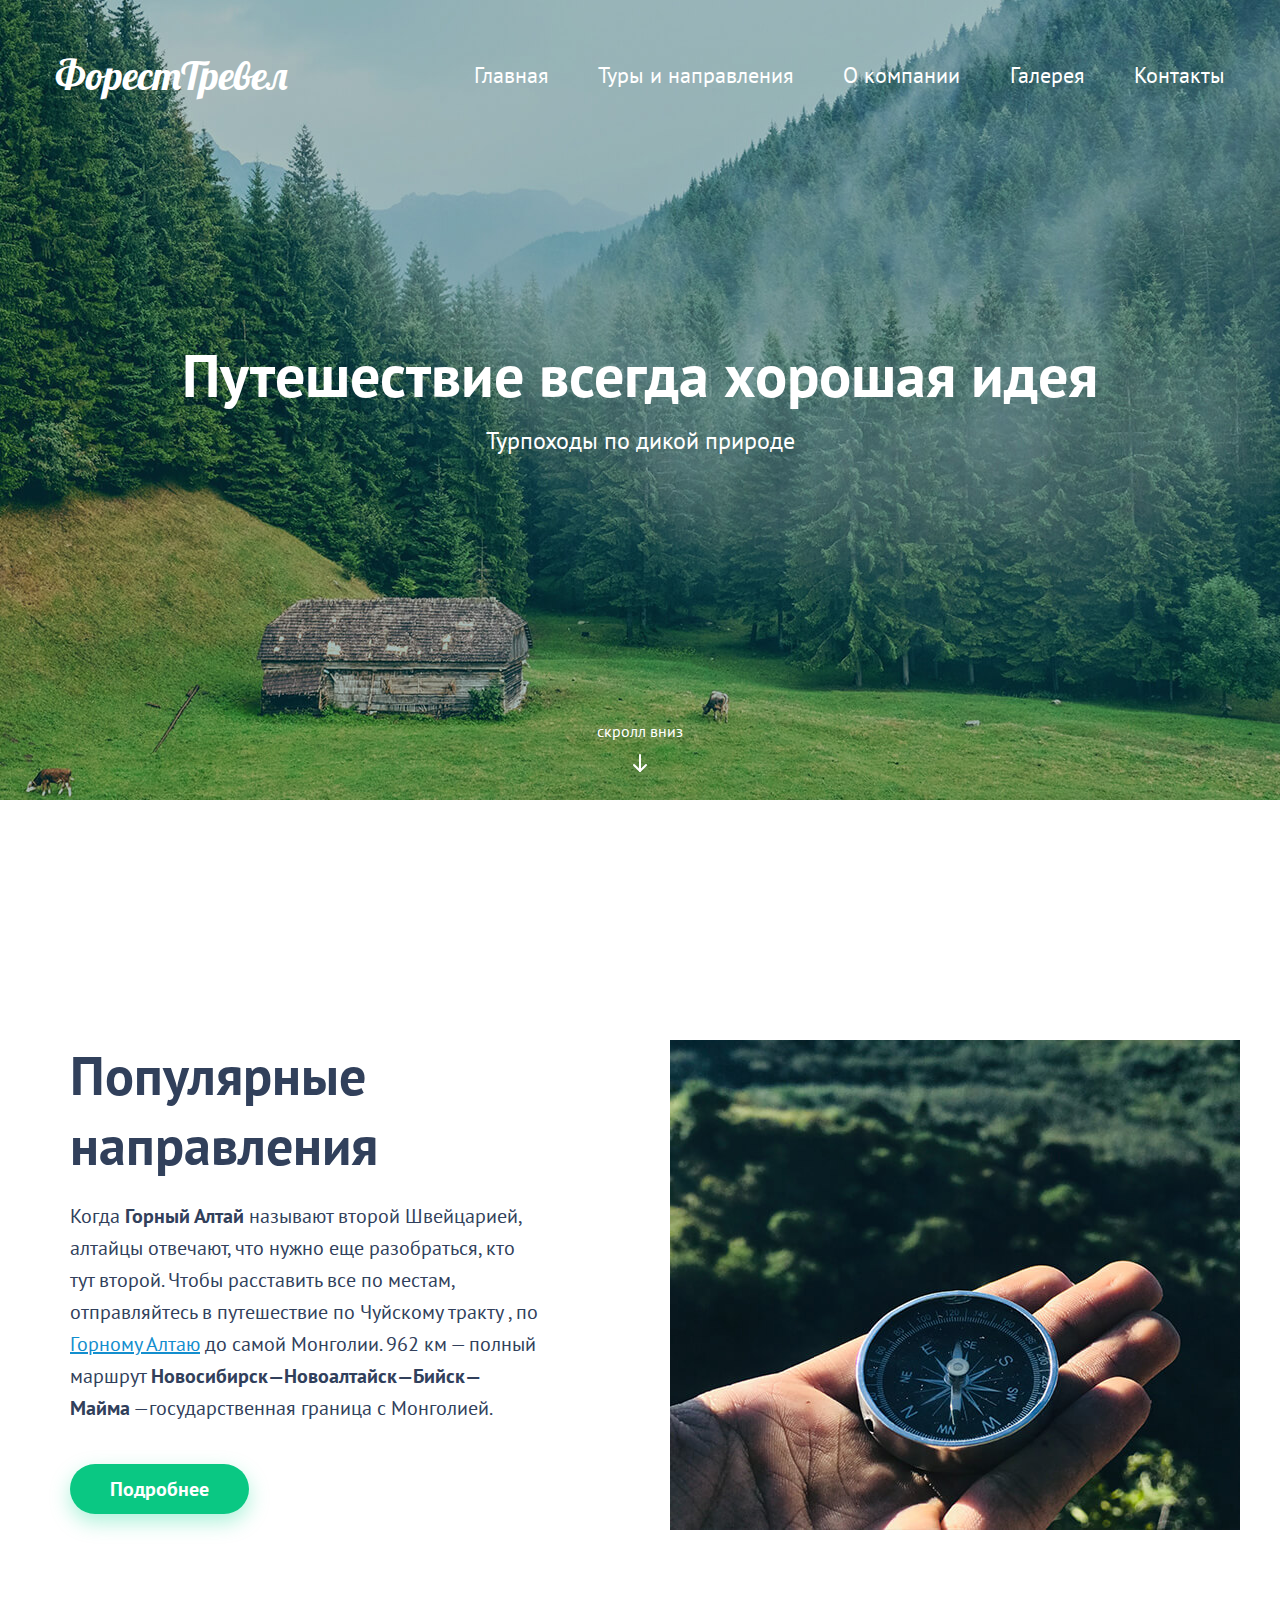
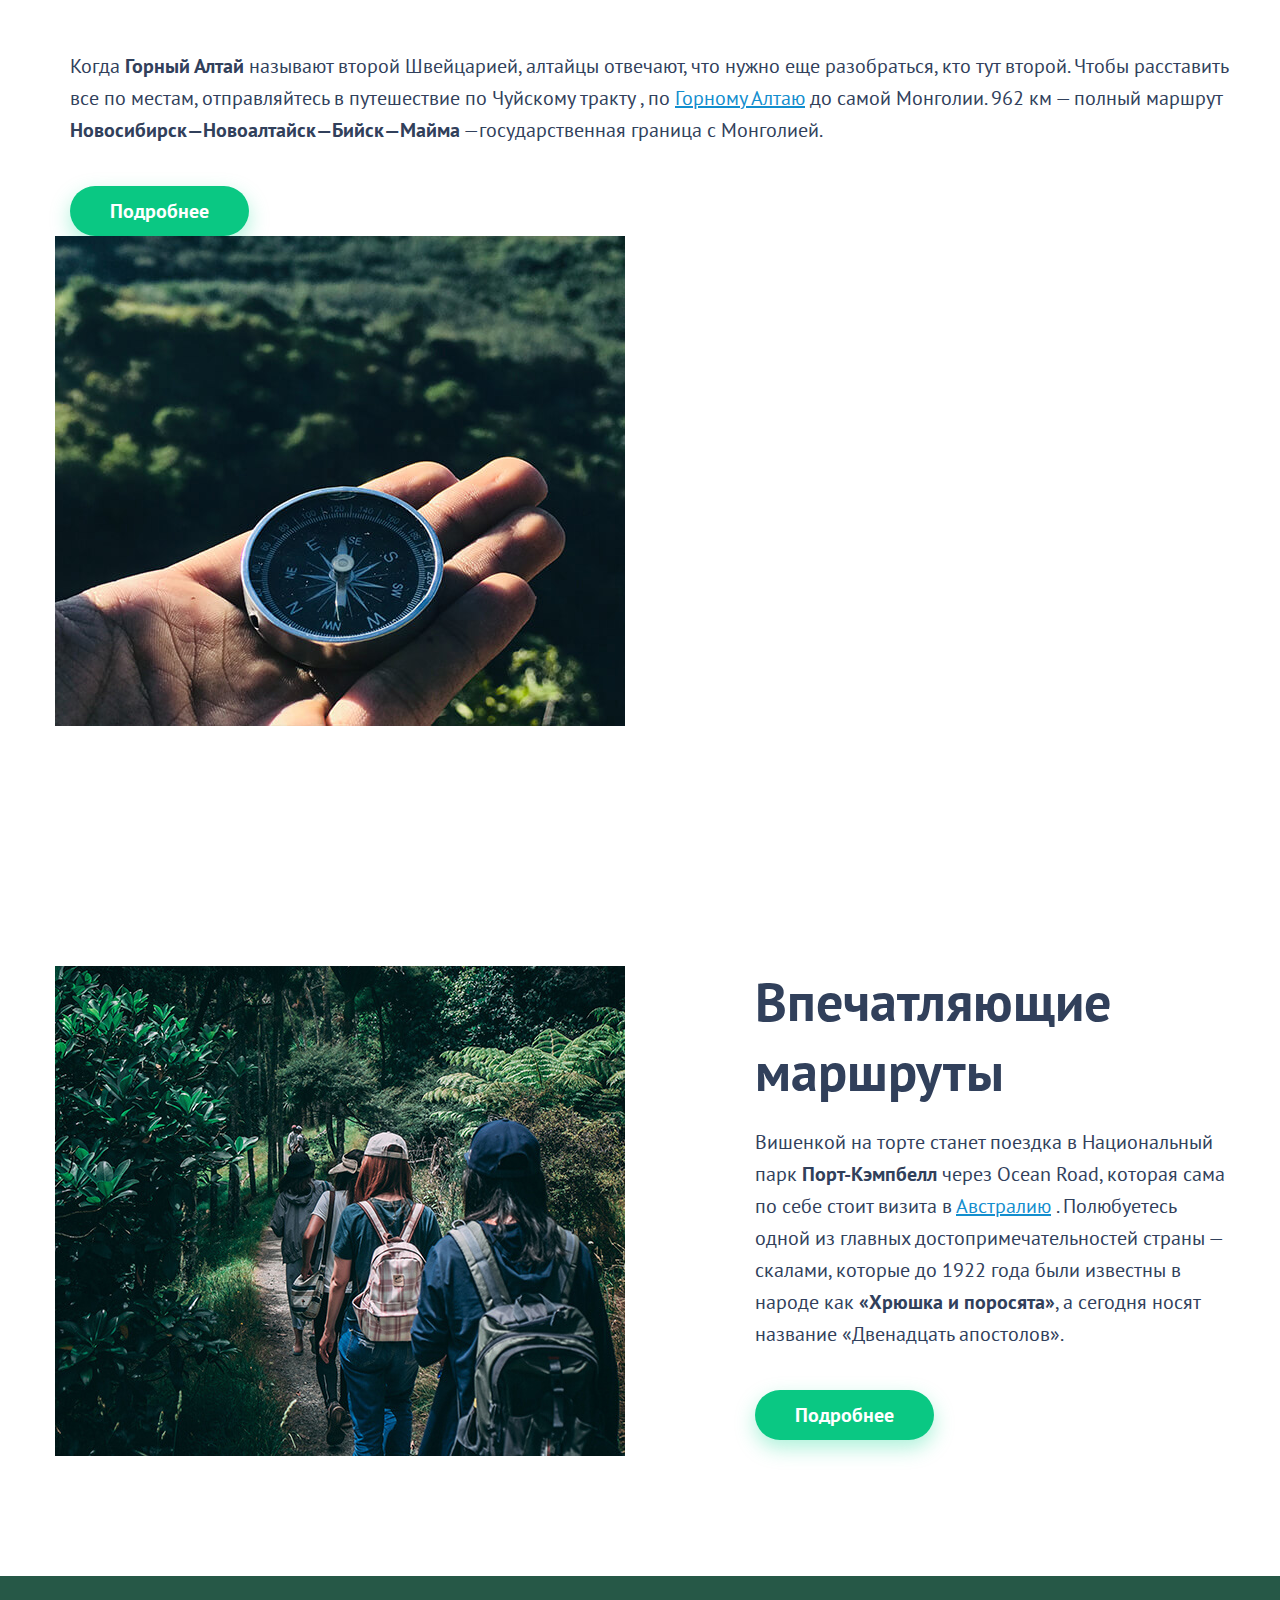
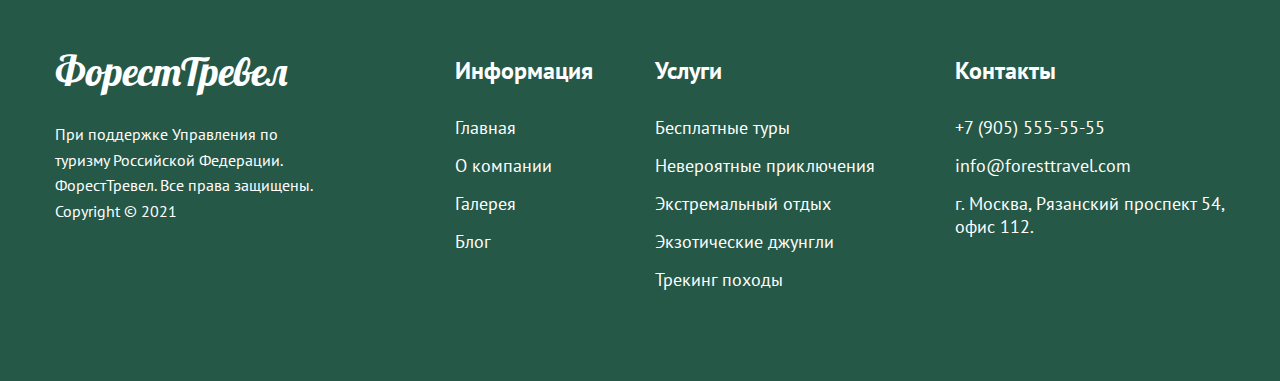
<file: index.html>
<!DOCTYPE html>
<html lang="ru">
<head>
    <meta charset="UTF-8">
    <meta name="viewport" content="width=device-width, initial-scale=1.0">
    <title>Forest Trevel</title>
    <link rel="stylesheet" href="./css/main.css">
    <link href="https://fonts.googleapis.com/css2?family=Lobster&family=PT+Sans:wght@400;700&display=swap" rel="stylesheet">

 
    
    <meta property="og:url" content= "http://f92798y6.beget.tech/forest-trevel/index.html" />
    <meta property="og:type" content="website"/>
    <meta property="og:title" content="Путешествие всегда хорошая идея"/>

    <meta property="og:description" content="Турпоходы по дикой природе"/>
    <meta property="og:image" content="http://f92798y6.beget.tech/forest-trevel/img/opengraph.jpg"/>



    <link rel="apple-touch-icon" sizes="180x180" href="./img/fovaicons/apple-touch-icon.png">
    <link rel="icon" type="image/png" sizes="32x32" href="./img/fovaicons/favicon-32x32.png">
    <link rel="icon" type="image/png" sizes="16x16" href="./img/fovaicons/favicon-16x16.png">
    <link rel="manifest" href="./img/fovaicons/site.webmanifest">
    <link rel="mask-icon" href="/img/fovaicons/safari-pinned-tab.svg" color="#5bbad5">
    <link rel="shortcut icon" href="./img/fovaicons/favicon.ico">
    <meta name="msapplication-TileColor" content="#da532c">
    <meta name="msapplication-config" content="./img/fovaicons/browserconfig.xml">
     <meta name="theme-color" content="#ffffff">

</head>
<body>
    <header class="header">
       <div class="header-top">
        <div class="logo">ФорестТревел</div>
        <nav class="header-nav">
            <ul class="header-nav-list">
                <li class="header-nav-list-item"><a href="index.html" class="header-nav-link">Главная</a></li>
                <li class="header-nav-list-item"><a href="tours.html" class="header-nav-link">Туры и направления</a></li>
                <li class="header-nav-list-item"><a href="tracking.html" class="header-nav-link">О компании</a></li>
                <li class="header-nav-list-item"><a href="#" class="header-nav-link">Галерея</a></li>
                <li class="header-nav-list-item"><a href="contacts.html" class="header-nav-link">Контакты</a></li>
            </ul>
            <button class="header-nav-button">
                <img src="./img/menu.svg" alt="menu-nav">
            </button>
        </nav>
       </div>    

       <div class="header-content">
        <h1 class="header-title">Путешествие всегда хорошая идея</h1>
        <p>Турпоходы по дикой природе</p>
       </div>

       <a href="#scroll" class="header-scroll">скролл вниз</a>
    </header>

    <main class="main" id="scroll">
        <div class="container">
            <!--main-row-->
            <article class="main-row">
                <div class="main-content">

                 <main class="main" id="scroll">
        <div class="container">
            <!--main-row-->
            <article class="main-row">
                <div class="main-content">

                <div class="main-content-header">
                    <h2 class="main-header">Популярные направления</h2>
                </div>

                    <div class="main-content-text">
                    <p>Когда<b> Горный Алтай</b>  называют второй Швейцарией, алтайцы отвечают,
                         что нужно еще разобраться, кто тут второй. Чтобы расставить все
                         по местам, отправляйтесь в путешествие по Чуйскому тракту , по <a href="#">Горному Алтаю</a>  до самой Монголии. 962 км — полный маршрут
                         <b>Новосибирск—Новоалтайск—Бийск—Майма</b> —государственная граница с Монголией.</p>
                     </div>
                         <a href="#" class="button">Подробнее</a>
                </div>
                <div class="main-img">
                    <img src="./img/img-01.jpg" alt="Популярные направления">


                </div>
            </article>
                    <div class="main-content-text">
                    <p>Когда<b> Горный Алтай</b>  называют второй Швейцарией, алтайцы отвечают,
                         что нужно еще разобраться, кто тут второй. Чтобы расставить все
                         по местам, отправляйтесь в путешествие по Чуйскому тракту , по <a href="#">Горному Алтаю</a>  до самой Монголии. 962 км — полный маршрут
                         <b>Новосибирск—Новоалтайск—Бийск—Майма</b> —государственная граница с Монголией.</p>
                     </div>
                         <a href="#" class="button">Подробнее</a>
                </div>
                <div class="main-img">
                    <img src="./img/img-01.jpg" alt="Популярные направления">


                </div>
            </article>
            <!--// main-row-->

               <!--main-row-->
               <article class="main-row main-row-reverse">
                <div class="main-content">
                    <div class="main-content-header">
                        <h2 class="main-header">Впечатляющие маршруты</h2>
                    </div>

                    <div class="main-content-text">
                    <p>Вишенкой на торте станет поездка в Национальный парк <b>Порт-Кэмпбелл</b> через Ocean Road,
                        которая сама по себе стоит визита в <a href="#">Австралию</a>  . Полюбуетесь одной из главных достопримечательностей страны — скалами, которые до 1922 года 
                        были известны в народе как <b>«Хрюшка и поросята»</b>, а сегодня носят название «Двенадцать апостолов».</p>
                     </div>
                         <a href="#" class="button">Подробнее</a>
                </div>
                <div class="main-img">
                    <img src="./img/img-02.jpg" alt="Популярные направления">


                </div>
            </article>
            <!--// main-row-->
            
        </div>
    </main>

    <footer class="footer">
        <div class="container">
            <div class="footer-row">
                <div class="footer-copyright">

                <div class="footer-logo">
                    <div class="logo">ФорестТревел</div>
                </div>
                    <p>При поддержке Управления по туризму Российской Федерации.
                     ФорестТревел. Все права защищены. Copyright © 2021</p>
                </div>


                <div class="footer-widgets-wrapper">
                 <!--информация-->
                <div class="footer-widget footer-widget-info">
                    <h3 class="footer-widget-title">Информация</h3>
                    <ul class="footer-widget-list">
                        <li><a href="#">Главная</a></li>
                        <li><a href="#">О компании</a></li>
                        <li><a href="#">Галерея</a></li>
                        <li><a href="#">Блог</a></li>
                    </ul>
                </div>
                 <!--//информация-->

                  <!--Услуги-->
                <div class="footer-widget footer-widget-services">
                    <h3 class="footer-widget-title">Услуги</h3>
                    <ul class="footer-widget-list">
                        <li><a href="#">Бесплатные туры</a></li>
                        <li><a href="#">Невероятные приключения</a></li>
                        <li><a href="#">Экстремальный отдых</a></li>
                        <li><a href="#">Экзотические джунгли</a></li>
                        <li><a href="#">Трекинг походы</a></li>
                    </ul>
                </div>
                 <!--//Услуги-->

                <!--Контакты-->
                <div class="footer-widget footer-widget-contacts">
                    <h4 class="footer-widget-title">Контакты</h4>
                    <ul class="footer-widget-list">
                        <li><a href="tel:+7 (905) 555-55-55">+7 (905) 555-55-55</a></li>
                        <li><a href="mailto:info@foresttravel.com">info@foresttravel.com</a></li>
                        <li>г. Москва, Рязанский проспект 54, офис 112.</li>
                    </ul>
                </div>
                <!--//Контакты-->
            </div>
            </div>
        </div>
    </footer>
    
</body>
</html>
</file>
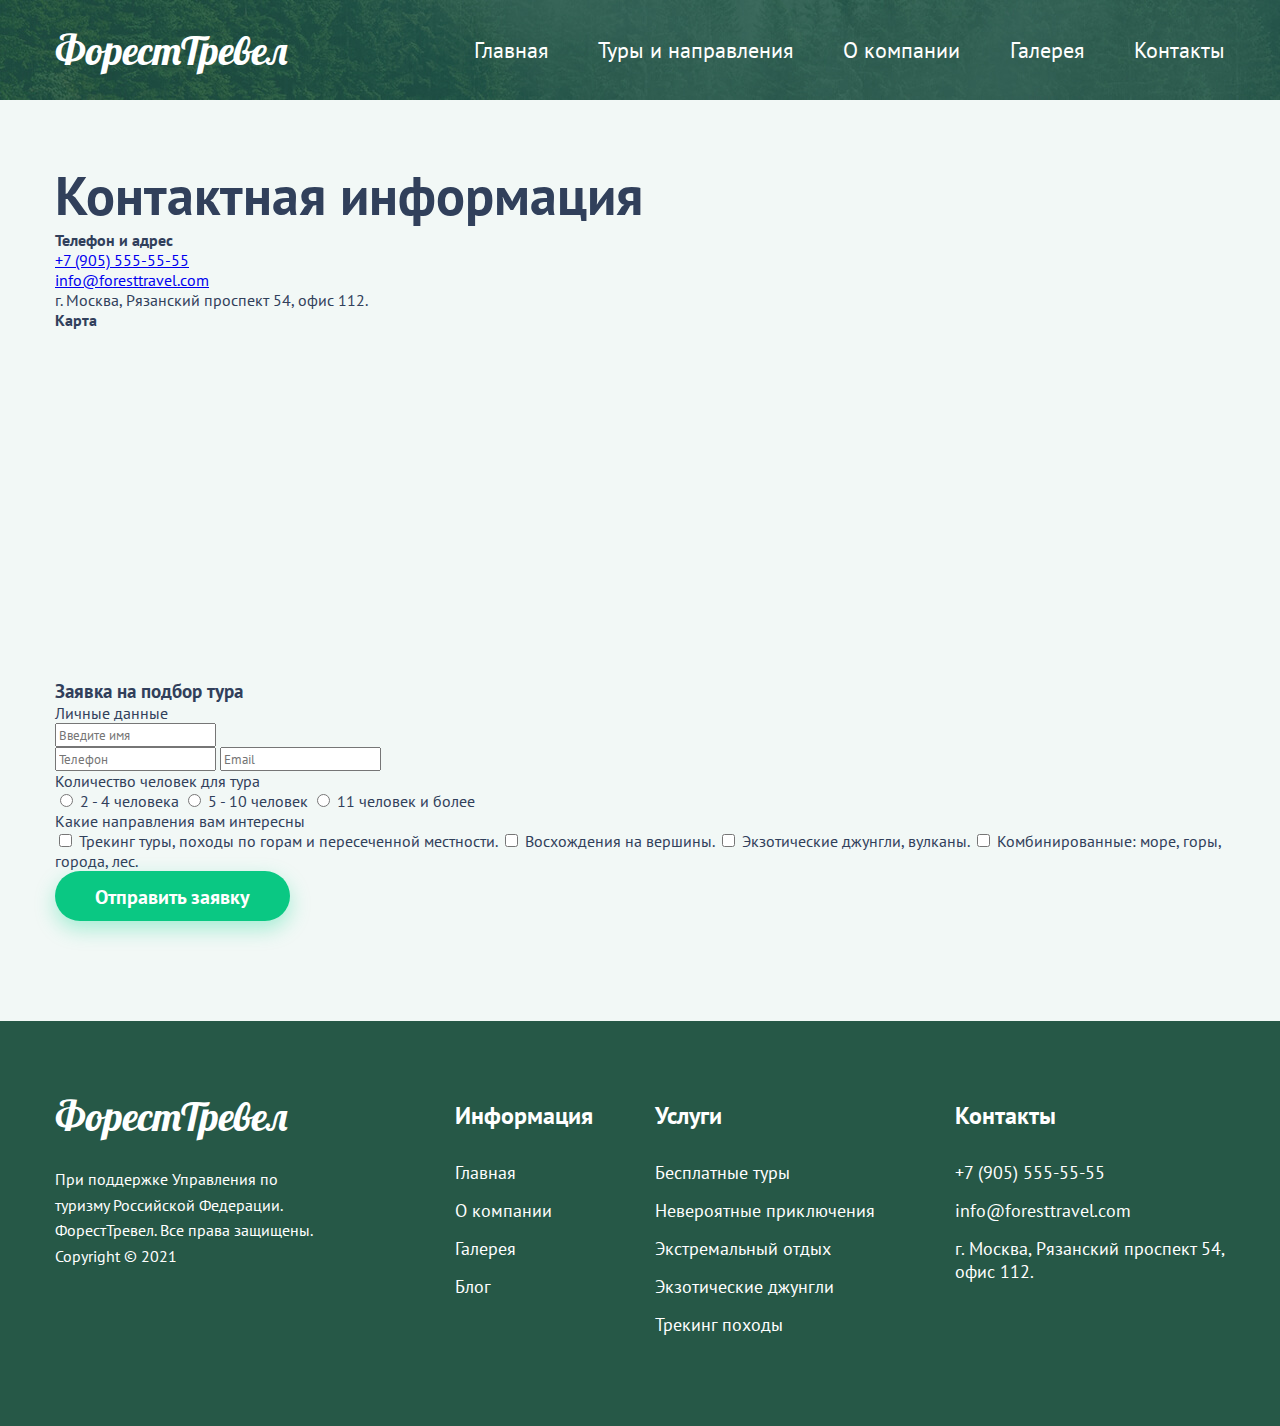
<file: contacts.html>
<!DOCTYPE html>
<html lang="en">
<head>
    <meta charset="UTF-8">
    <meta name="viewport" content="width=device-width, initial-scale=1.0">
    <title>Contacts</title>
</head>
<body>
    <!DOCTYPE html>
<html lang="ru">
<head>
    <meta charset="UTF-8">
    <meta name="viewport" content="width=device-width, initial-scale=1.0">
    <title>Forest Trevel</title>
    <link rel="stylesheet" href="./css/main.css">
    <link rel="preconnect" href="https://fonts.googleapis.com">
    <link rel="preconnect" href="https://fonts.gstatic.com" crossorigin>
    <link href="https://fonts.googleapis.com/css2?family=Lobster&family=PT+Sans:wght@400;700&display=swap" rel="stylesheet">
</head>
<body >
    <header class="header-inner">
       <div class="header-top">
        <div class="logo">ФорестТревел</div>
        <nav class="header-nav">
            <ul class="header-nav-list">
                <li class="header-nav-list-item"><a href="index.html" class="header-nav-link">Главная</a></li>
                <li class="header-nav-list-item"><a href="tours.html" class="header-nav-link">Туры и направления</a></li>
                <li class="header-nav-list-item"><a href="tracking.html" class="header-nav-link">О компании</a></li>
                <li class="header-nav-list-item"><a href="#" class="header-nav-link">Галерея</a></li>
                <li class="header-nav-list-item"><a href="contacts.html" class="header-nav-link">Контакты</a></li>
            </ul>
        </nav>
       </div>    

    </header>

    <main class="inner-page" >
        <div class="container">

            <div class="contacts-header">
                <h1 class="main-header">Контактная информация</h1>
            </div>

            <div class="contacts-row">
                <div class="contacts-info">

                    <div class="contact-block">
                        <h4 class="contact-block-title">
                            Телефон и адрес
                        </h4>
                        <div class="contact-block-body">
                            <ul class="contact-list">
                                <li class="contact-list-icon phone"><a href="tel:+79055555555">+7 (905) 555-55-55</a></li>
                                <li class="contact-list-icon mail"><a href="mailto:info@foresttravel.com">info@foresttravel.com</a></li>
                                <li class="contact-list-icon addres"> г. Москва, Рязанский проспект 54, офис 112.</li>
                            </ul>
                        </div>
                    </div>
                    
                        
                    <div class="contact-block">
                        <h4 class="contact-block-title">
                            Карта
                        </h4>
                        <div class="contact-block-body">

                            <iframe src="https://yandex.ru/map-widget/v1/?um=constructor%3A315eab5f7561ec19c4e91fadd0b800d3b21956b1e292540dbc12aa5614c38e85&amp;source=constructor" width="470" height="345" frameborder="0"></iframe>
                        </div>

                    </div>  
                </div>
                
                <form class="form">
                    <h3 class="form-title">Заявка на подбор тура</h3>

                    <div class="form-group">
                        <div class="form-group-title">Личные данные</div>

                    <div class="form-group-row">
                        <input class="input" type="text" placeholder="Введите имя">
                    </div>

                    <div class="form-group-row">
                        <input  class="input" type="tel" placeholder="Телефон" required>
                        <input  class="input" type="email" placeholder="Email" required>
                    </div>


                    </div>
                    <!--// form-group-->

                    <div class="form-group">
                        <div class="form-group-title">Количество человек для тура</div>

                    <label class="radio-row">
                        <input name="number-of-people"  class="real-radio" type="radio">
                        <span class="custom-radio"></span>
                    <span>2 - 4 человека</span>
                    </label>

                    <label class="radio-row">
                        <input name="number-of-people" class="real-radio" type="radio">
                        <span class="custom-radio"></span>
                    <span>5 - 10 человек</span>
                    </label>

                    <label class="radio-row">
                        <input name="number-of-people" class="real-radio" type="radio">
                        <span class="custom-radio"></span>
                    <span>11 человек и более</span>
                    </label>

                    </div>

                    <div class="form-group">
                        <div class="form-group-title">Какие направления вам интересны</div>

                        <label class="checkbox-row">
                            <input name=""  class="real-checkbox" type="checkbox">
                            <span class="custom-checkbox"></span>
                            <span>Трекинг туры, походы по горам и пересеченной местности.</span>
                        </label>

                        <label class="checkbox-row">
                            <input name=""  class="real-checkbox" type="checkbox">
                            <span class="custom-checkbox"></span>
                            <span>Восхождения на вершины.</span>
                        </label>

                        <label class="checkbox-row">
                            <input name=""  class="real-checkbox" type="checkbox">
                            <span class="custom-checkbox"></span>
                        <span>Экзотические джунгли, вулканы.</span>
                        </label>

                        <label class="checkbox-row">
                            <input name=""  class="real-checkbox" type="checkbox">
                            <span class="custom-checkbox"></span>
                        <span>Комбинированные: море, горы, города, лес.</span>
                        </label>
                    </div>

                    <input class="button" type="submit" value="Отправить заявку">



                </form>
            </div>
            
       
        </div>
    </main>

    <footer class="footer">
        <div class="container">
            <div class="footer-row">
                <div class="footer-copyright">

                <div class="footer-logo">
                    <div class="logo">ФорестТревел</div>
                </div>
                    <p>При поддержке Управления по туризму Российской Федерации.
                     ФорестТревел. Все права защищены. Copyright © 2021</p>
                </div>


                <div class="footer-widgets-wrapper">
                 <!--информация-->
                <div class="footer-widget footer-widget-info">
                    <h4 class="footer-widget-title">Информация</h4>
                    <ul class="footer-widget-list">
                        <li><a href="#">Главная</a></li>
                        <li><a href="#">О компании</a></li>
                        <li><a href="#">Галерея</a></li>
                        <li><a href="#">Блог</a></li>
                    </ul>
                </div>
                 <!--//информация-->

                  <!--Услуги-->
                <div class="footer-widget footer-widget-services">
                    <h4 class="footer-widget-title">Услуги</h4>
                    <ul class="footer-widget-list">
                        <li><a href="#">Бесплатные туры</a></li>
                        <li><a href="#">Невероятные приключения</a></li>
                        <li><a href="#">Экстремальный отдых</a></li>
                        <li><a href="#">Экзотические джунгли</a></li>
                        <li><a href="#">Трекинг походы</a></li>
                    </ul>
                </div>
                 <!--//Услуги-->

                <!--Контакты-->
                <div class="footer-widget footer-widget-contacts">
                    <h4 class="footer-widget-title">Контакты</h4>
                    <ul class="footer-widget-list">
                        <li><a href="tel:+7 (905) 555-55-55">+7 (905) 555-55-55</a></li>
                        <li><a href="mailto:info@foresttravel.com">info@foresttravel.com</a></li>
                        <li>г. Москва, Рязанский проспект 54, офис 112.</li>
                    </ul>
                </div>
                <!--//Контакты-->
            </div>


            </div>
        </div>
    </footer>
    
</body>
</html>
    
</body>
</html>
</file>
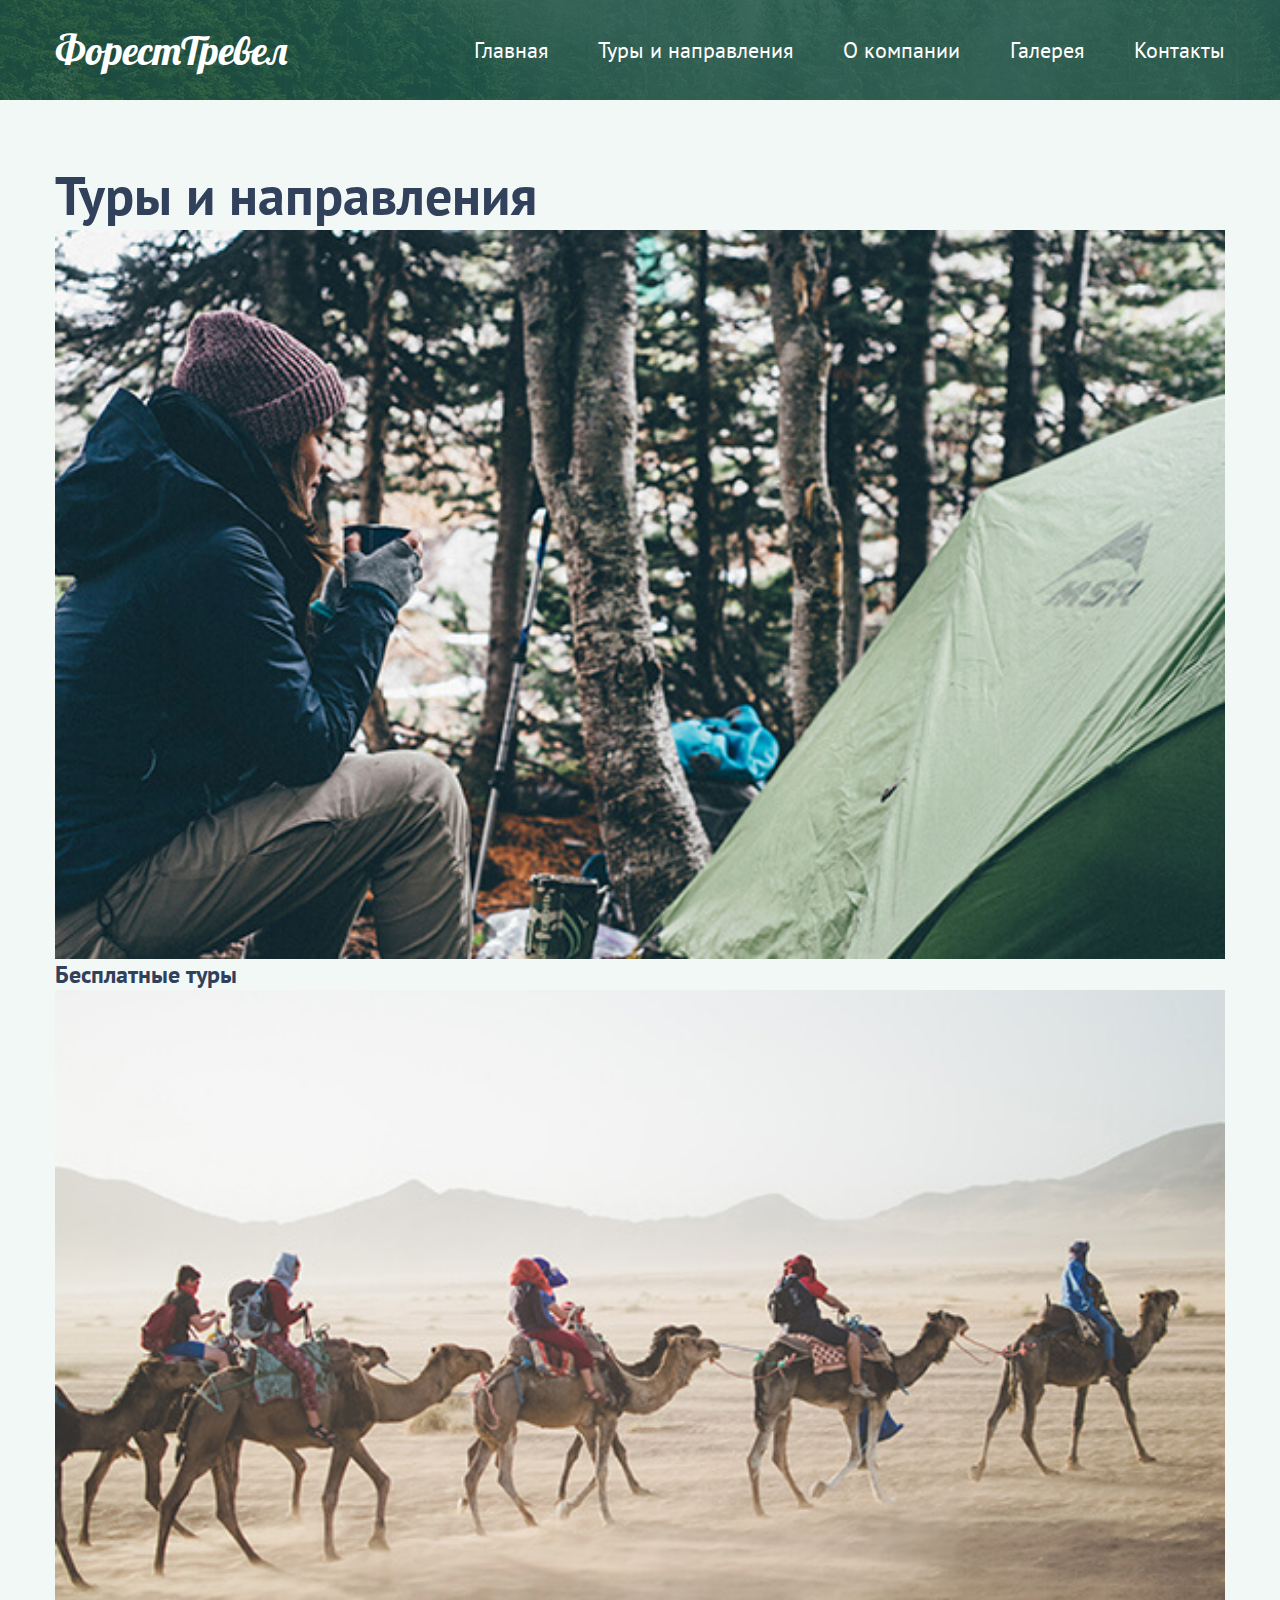
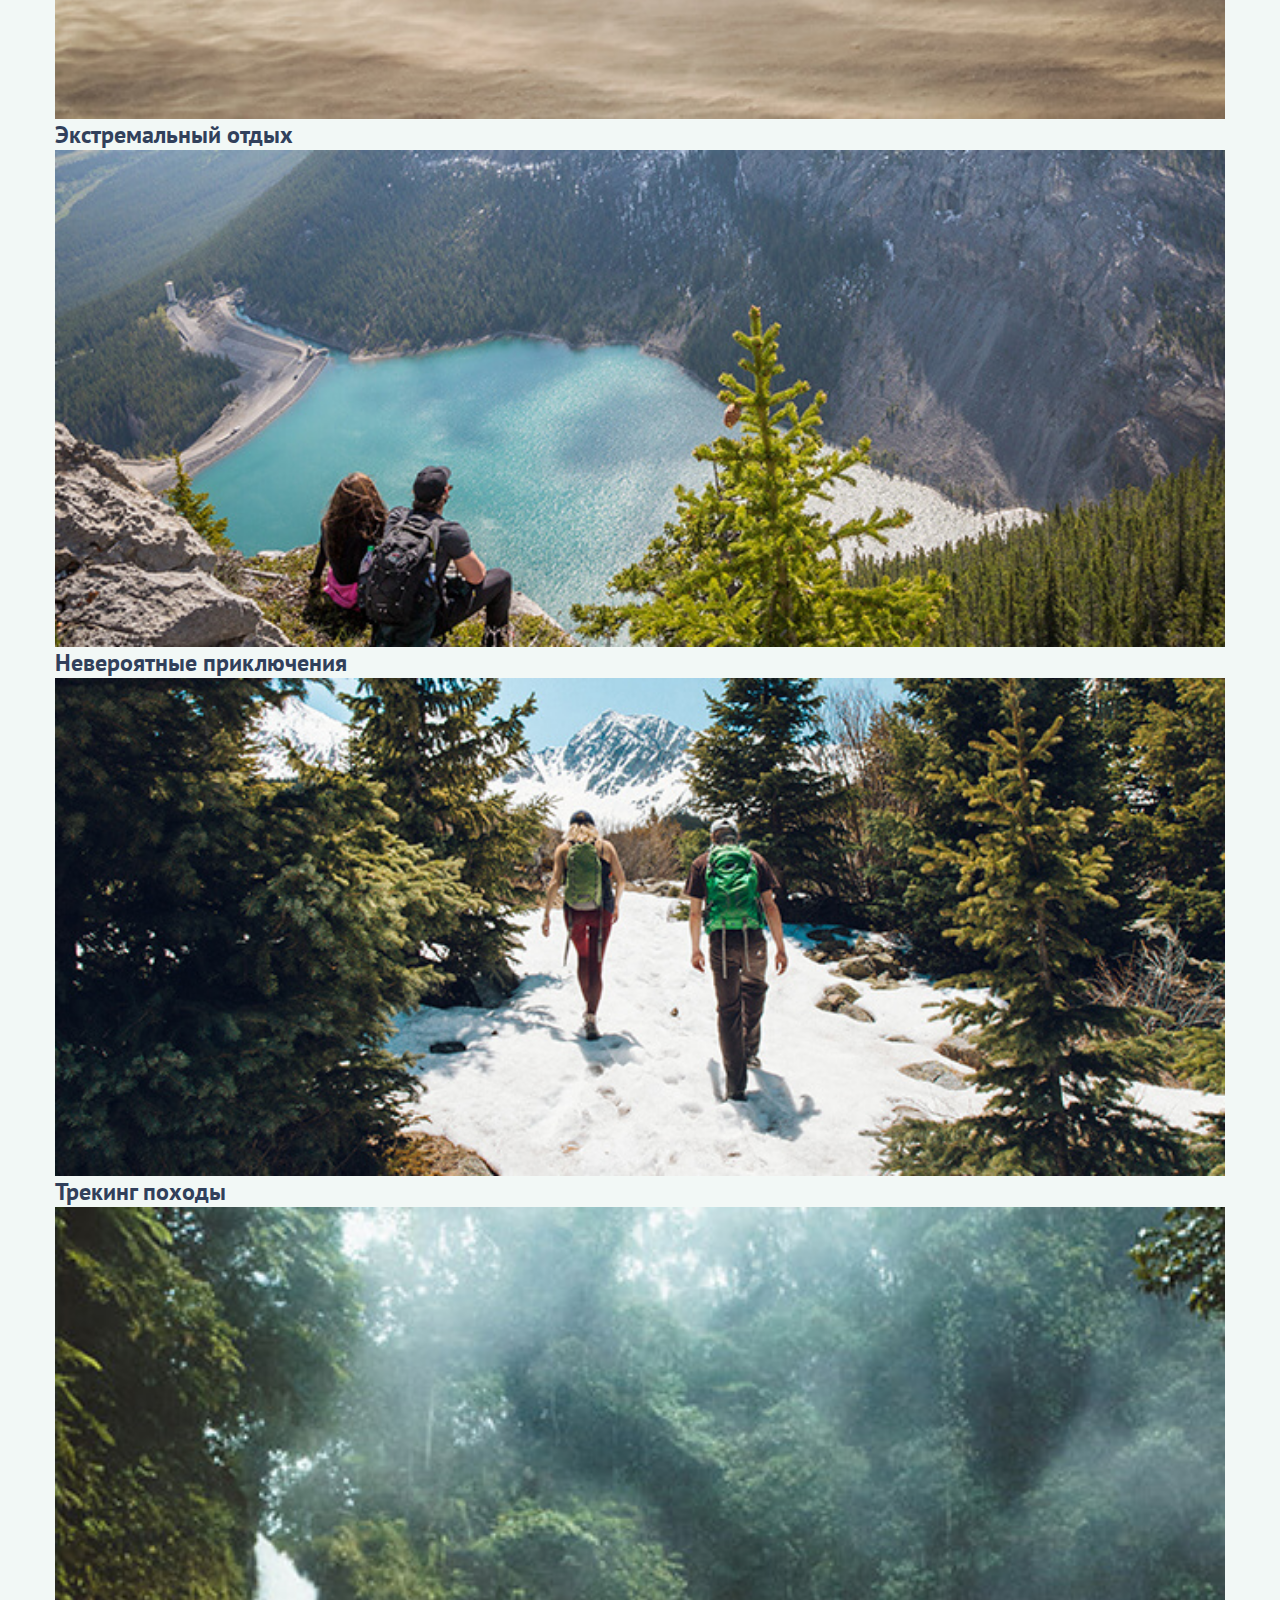
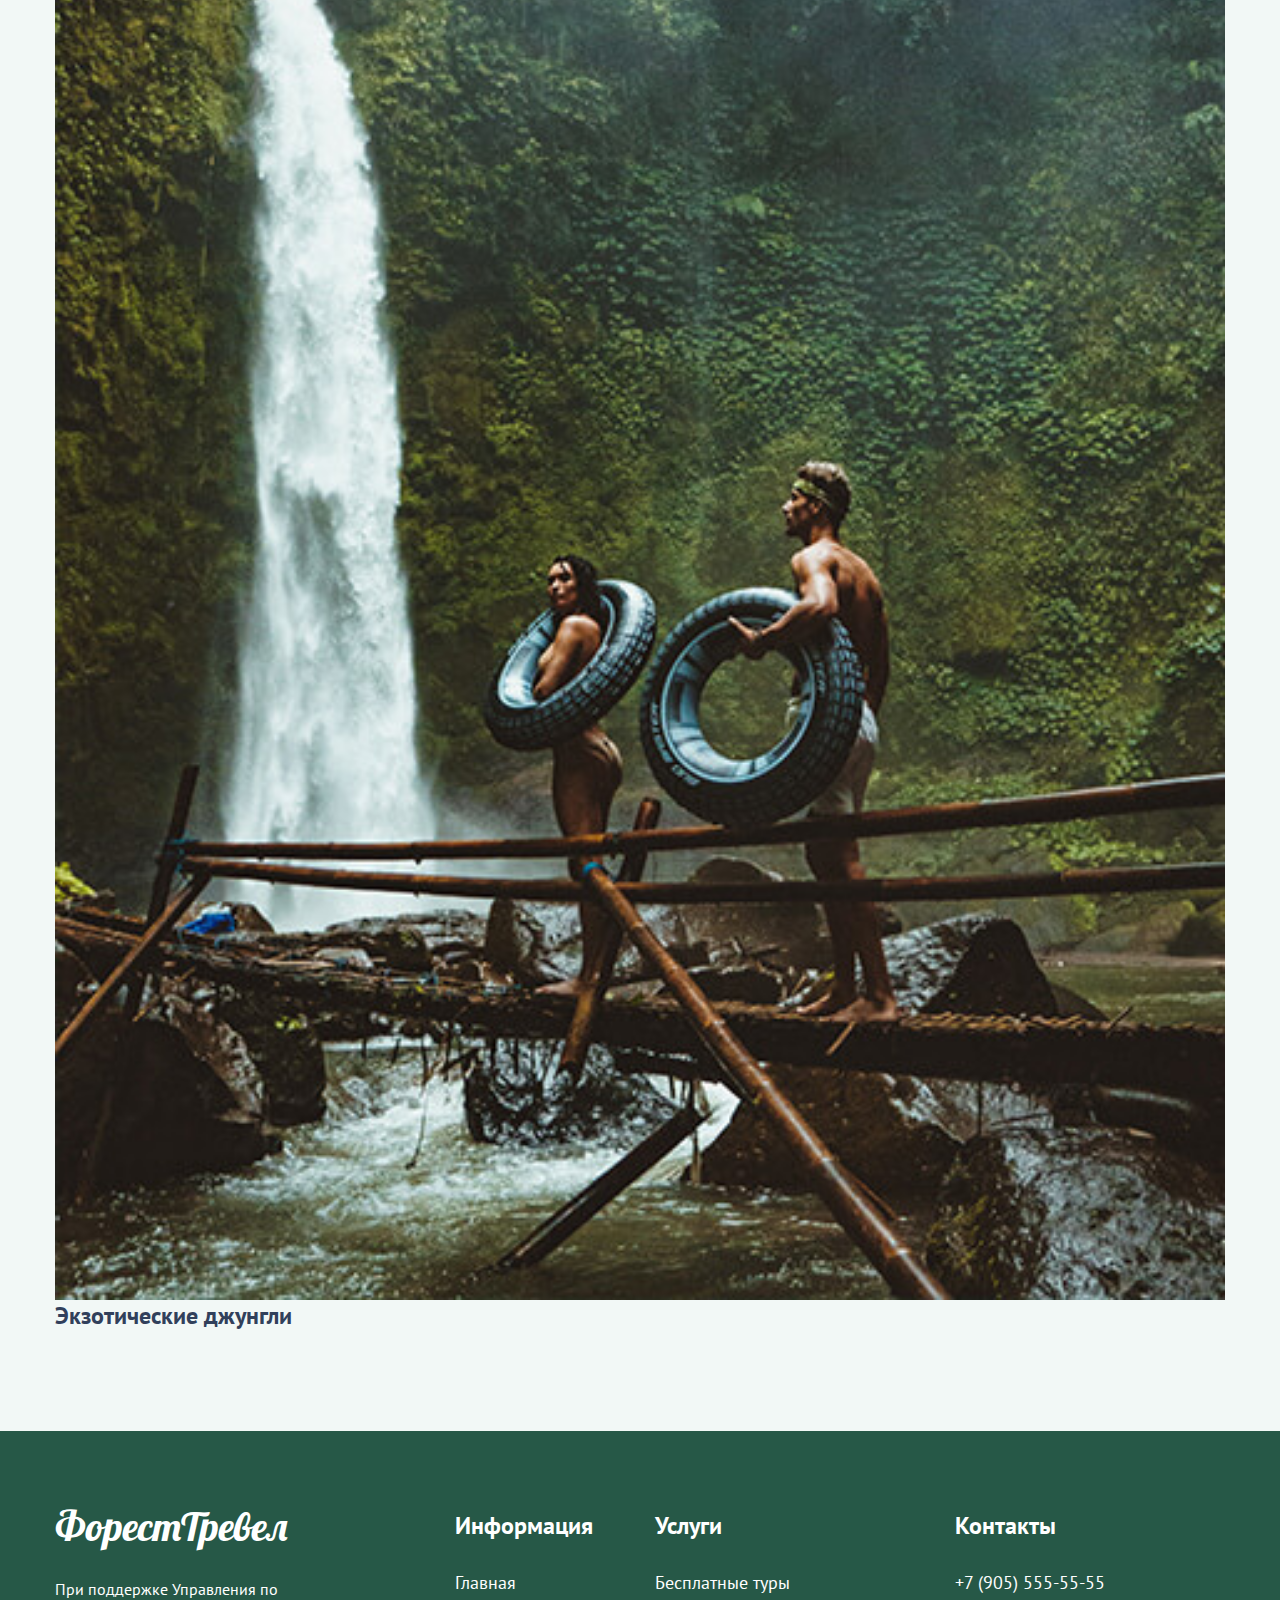
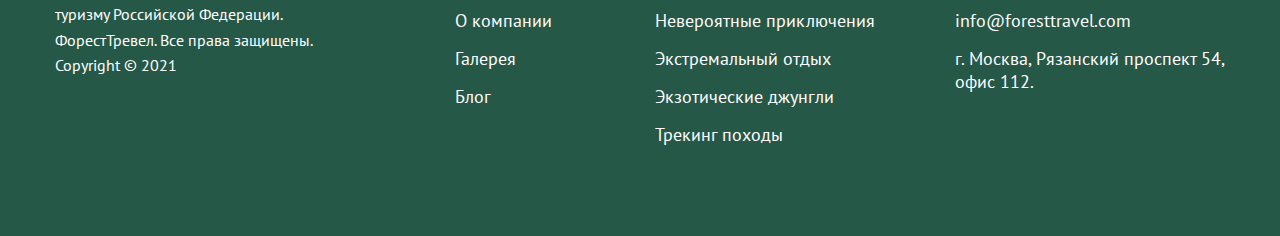
<file: tours.html>
<!DOCTYPE html>
<html lang="en">
<head>
    <meta charset="UTF-8">
    <meta name="viewport" content="width=device-width, initial-scale=1.0">
    <title>tours</title>
</head>
<body>
    <!DOCTYPE html>
<html lang="ru">
<head>
    <meta charset="UTF-8">
    <meta name="viewport" content="width=device-width, initial-scale=1.0">
    <title>Forest Trevel</title>
    <link rel="stylesheet" href="./css/main.css">
    <link rel="preconnect" href="https://fonts.googleapis.com">
    <link rel="preconnect" href="https://fonts.gstatic.com" crossorigin>
    <link href="https://fonts.googleapis.com/css2?family=Lobster&family=PT+Sans:wght@400;700&display=swap" rel="stylesheet">
</head>
<body>
    <header class="header-inner">
       <div class="header-top">
        <div class="logo">ФорестТревел</div>
        <nav class="header-nav">
            <ul class="header-nav-list">
                <li class="header-nav-list-item"><a href="index.html" class="header-nav-link">Главная</a></li>
                <li class="header-nav-list-item"><a href="tours.html" class="header-nav-link">Туры и направления</a></li>
                <li class="header-nav-list-item"><a href="tracking.html" class="header-nav-link">О компании</a></li>
                <li class="header-nav-list-item"><a href="#" class="header-nav-link">Галерея</a></li>
                <li class="header-nav-list-item"><a href="contacts.html" class="header-nav-link">Контакты</a></li>
            </ul>
        </nav>
       </div>    

    </header>

    <main class="inner-page" >
        <div class="container">
            <div class="inner-page-tours-header">
                <h1 class="main-header">Туры и направления</h1>
            </div>
            <div class="cards-wrapper">
                <div class="cards-row">

                    <a class="standart-card">
                        <picture><img src="./img/cards/card-01.jpg" alt="photo"></picture>
                        <div class="card-title-wrapper">
                            <h2 class="card-title">Бесплатные туры</h2>
                        </div>
                    </a>
              

                
                    <a class="standart-card ">
                        <picture><img src="./img/cards/card-02.jpg" alt="photo2"></picture>
                        <div class="card-title-wrapper extreme-color">
                            <h2 class="card-title">Экстремальный отдых</h2>
                        </div>
                    </a>
               
                </div>

                <div class="cards-row">
                    <div class="cards-column">

                  
                    <a class="wide-card ">
                        <picture><img src="./img/cards/card-03.jpg" alt="photo3"></picture>
                        <div class="card-title-wrapper adventures-color ">
                            <h2 class="card-title">Невероятные приключения</h2>
                        </div>
                    </a>
                   

                    
                    <a class="wide-card">
                        <picture><img src="./img/cards/card-04.jpg" alt="photo4"></picture>
                        <div class="card-title-wrapper tracking-color">
                            <h2 class="card-title">Трекинг походы</h2>
                        </div>
                    </a>
                    </div>

                     

                    <a class="high-card">
                        <picture><img src="./img/cards/card-05.jpg" alt="photo5"></picture>
                        <div class="card-title-wrapper jungle-color ">
                            <h2 class="card-title">Экзотические джунгли</h2>
                        </div>
                    </a>
                    
                </div>
            </div>
        </div>
         </div>
    </main>

    <footer class="footer">
        <div class="container">
            <div class="footer-row">
                <div class="footer-copyright">

                <div class="footer-logo">
                    <div class="logo">ФорестТревел</div>
                </div>
                    <p>При поддержке Управления по туризму Российской Федерации.
                     ФорестТревел. Все права защищены. Copyright © 2021</p>
                </div>


                <div class="footer-widgets-wrapper">
                 <!--информация-->
                <div class="footer-widget footer-widget-info">
                    <h4 class="footer-widget-title">Информация</h4>
                    <ul class="footer-widget-list">
                        <li><a href="#">Главная</a></li>
                        <li><a href="#">О компании</a></li>
                        <li><a href="#">Галерея</a></li>
                        <li><a href="#">Блог</a></li>
                    </ul>
                </div>
                 <!--//информация-->

                  <!--Услуги-->
                <div class="footer-widget footer-widget-services">
                    <h4 class="footer-widget-title">Услуги</h4>
                    <ul class="footer-widget-list">
                        <li><a href="#">Бесплатные туры</a></li>
                        <li><a href="#">Невероятные приключения</a></li>
                        <li><a href="#">Экстремальный отдых</a></li>
                        <li><a href="#">Экзотические джунгли</a></li>
                        <li><a href="#">Трекинг походы</a></li>
                    </ul>
                </div>
                 <!--//Услуги-->

                <!--Контакты-->
                <div class="footer-widget footer-widget-contacts">
                    <h4 class="footer-widget-title">Контакты</h4>
                    <ul class="footer-widget-list">
                        <li><a href="tel:+7 (905) 555-55-55">+7 (905) 555-55-55</a></li>
                        <li><a href="mailto:info@foresttravel.com">info@foresttravel.com</a></li>
                        <li>г. Москва, Рязанский проспект 54, офис 112.</li>
                    </ul>
                </div>
                <!--//Контакты-->
            </div>


            </div>
        </div>
    </footer>
    
</body>
</html>
    
</body>
</html>
</file>
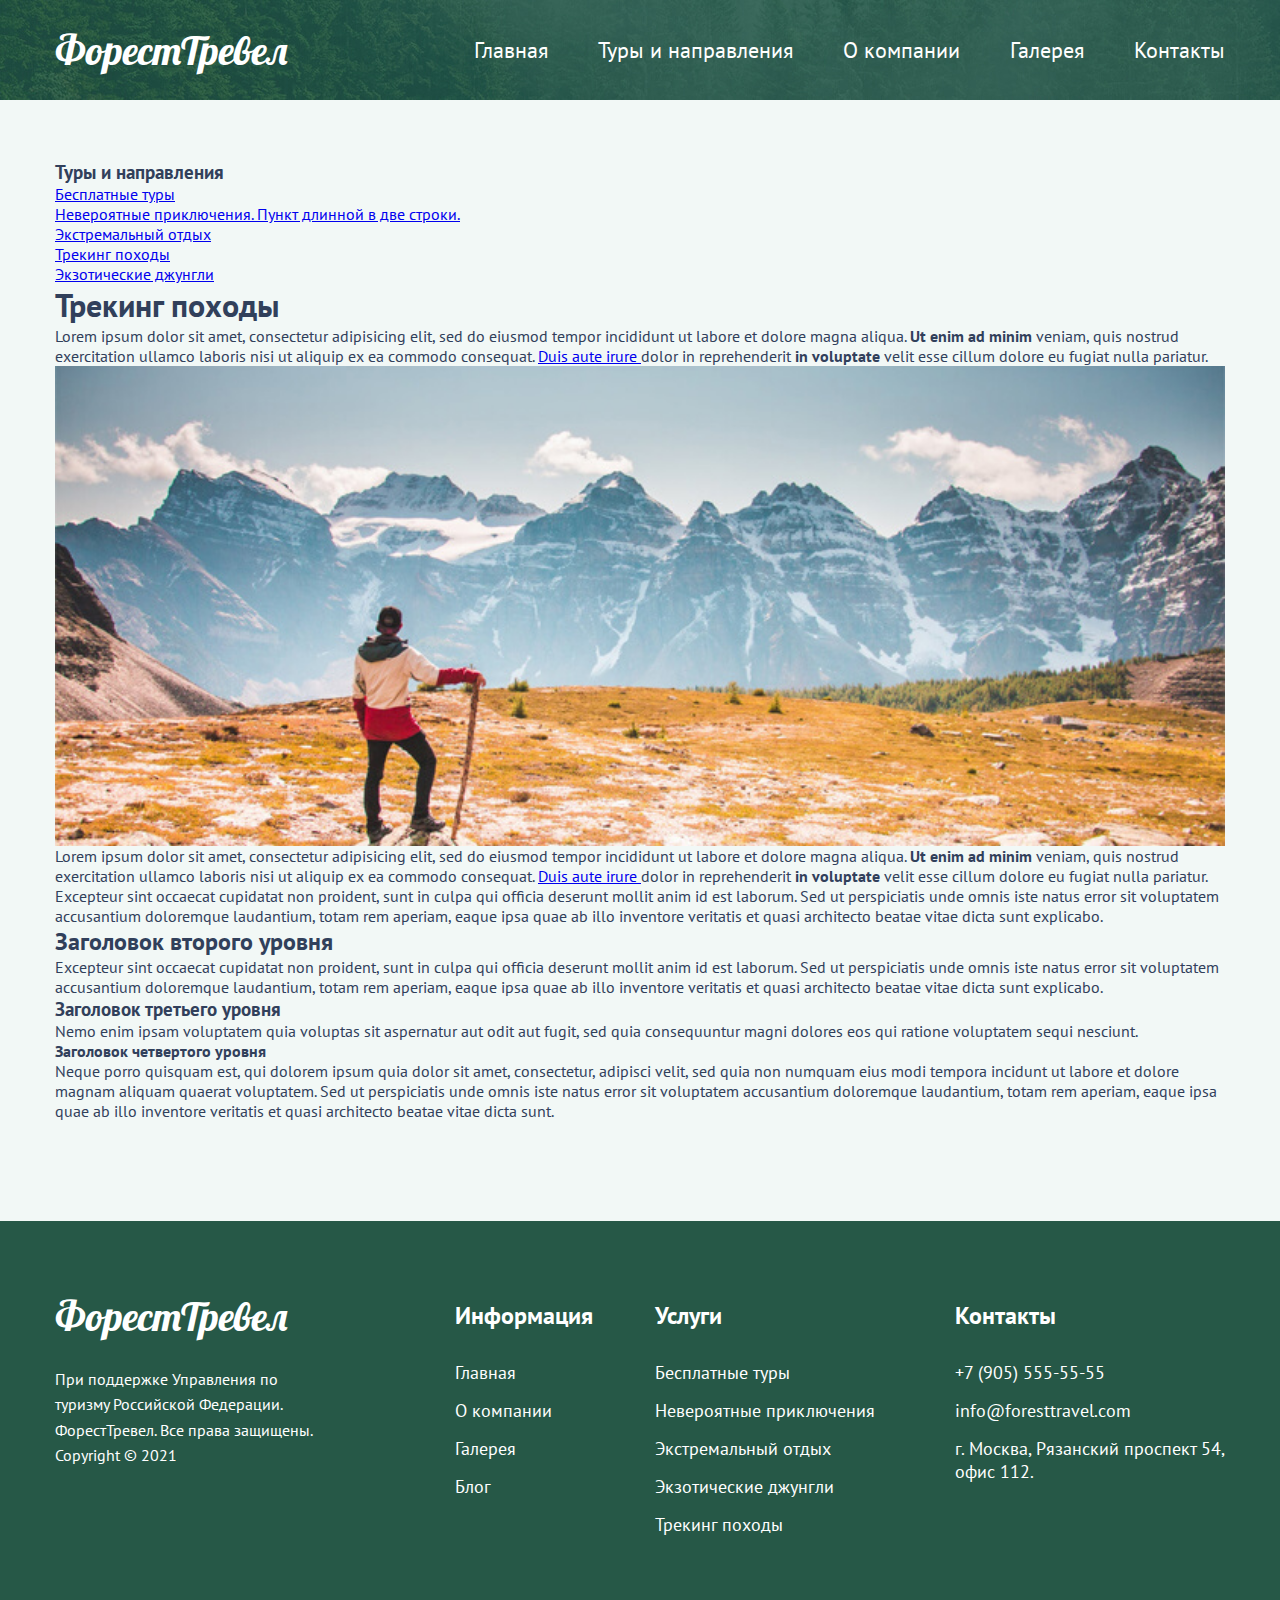
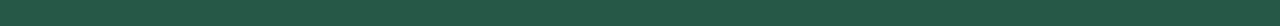
<file: tracking.html>
<!DOCTYPE html>
<html lang="en">
<head>
    <meta charset="UTF-8">
    <meta name="viewport" content="width=device-width, initial-scale=1.0">
    <title>tracking</title>
</head>
<body>
    <!DOCTYPE html>
<html lang="ru">
<head>
    <meta charset="UTF-8">
    <meta name="viewport" content="width=device-width, initial-scale=1.0">
    <title>Forest Trevel</title>
    <link rel="stylesheet" href="./css/main.css">
    <link rel="preconnect" href="https://fonts.googleapis.com">
    <link rel="preconnect" href="https://fonts.gstatic.com" crossorigin>
    <link href="https://fonts.googleapis.com/css2?family=Lobster&family=PT+Sans:wght@400;700&display=swap" rel="stylesheet">
</head>
<body class="bgcolor">
    <header class="header-inner">
       <div class="header-top">
        <div class="logo">ФорестТревел</div>
        <nav class="header-nav">
            <ul class="header-nav-list">
                <li class="header-nav-list-item"><a href="index.html" class="header-nav-link">Главная</a></li>
                <li class="header-nav-list-item"><a href="tours.html" class="header-nav-link">Туры и направления</a></li>
                <li class="header-nav-list-item"><a href="tracking.html" class="header-nav-link">О компании</a></li>
                <li class="header-nav-list-item"><a href="#" class="header-nav-link">Галерея</a></li>
                <li class="header-nav-list-item"><a href="contacts.html" class="header-nav-link">Контакты</a></li>
            </ul>
        </nav>
       </div>    

    </header>

    <main class="inner-page" >
        <div class="container">
            <div class="row-article-page">

                <nav class="inner-page-nav">
                   <h3 class="article-page-nav-title">Туры и направления</h3>
                     <ul class="article-page-nav-list">
                        <li><a href="#">Бесплатные туры </a></li>
                        <li><a href="#">Невероятные приключения. Пункт длинной в две строки.</a></li>
                        <li><a href="#">Экстремальный отдых</a></li>
                        <li><a href="#" class="active">Трекинг походы </a></li>
                        <li><a href="#">Экзотические джунгли</a></li>

                     </ul>

                </nav>

                <article class="article-page-article">

                    <h1>Трекинг походы</h1>
                    <p>Lorem ipsum dolor sit amet, consectetur adipisicing elit, sed do eiusmod tempor incididunt ut labore et dolore magna aliqua. <b>Ut enim ad minim</b> veniam, quis nostrud exercitation ullamco laboris nisi ut aliquip ex ea commodo consequat.
                    <a href="#">Duis aute irure </a> dolor in reprehenderit <b>in voluptate</b> velit esse cillum dolore eu fugiat nulla pariatur. </p>

                    <img src="./img/tracking.jpg" alt="tracking">

                    <p>Lorem ipsum dolor sit amet, consectetur adipisicing elit, sed do eiusmod tempor incididunt ut labore et dolore magna aliqua. <b>Ut enim ad minim</b> veniam, quis nostrud exercitation ullamco laboris nisi ut aliquip ex ea commodo consequat. <a href="#">Duis aute irure </a> dolor in reprehenderit  <b>in voluptate</b> velit esse cillum dolore eu fugiat nulla pariatur.</p>

                    <p>Excepteur sint occaecat cupidatat non proident, sunt in culpa qui officia deserunt mollit anim id est laborum. Sed ut perspiciatis unde omnis iste natus error sit voluptatem accusantium doloremque laudantium, totam rem aperiam, eaque ipsa quae ab illo inventore veritatis et quasi architecto beatae vitae dicta sunt explicabo.</p>

                    <h2>Заголовок второго уровня</h2>
                    <p>Excepteur sint occaecat cupidatat non proident, sunt in culpa qui officia deserunt mollit anim id est laborum. Sed ut perspiciatis unde omnis iste natus error sit voluptatem accusantium doloremque laudantium, totam rem aperiam, eaque ipsa quae ab illo inventore veritatis et quasi architecto beatae vitae dicta sunt explicabo. </p>

                    <h3>Заголовок третьего уровня</h3>
                    <p>Nemo enim ipsam voluptatem quia voluptas sit aspernatur aut odit aut fugit, sed quia consequuntur magni dolores eos qui ratione voluptatem sequi nesciunt. 
                    </p>

                    <h4>Заголовок четвертого уровня</h4>
                    <p>Neque porro quisquam est, qui dolorem ipsum quia dolor sit amet, consectetur, adipisci velit, sed quia non numquam eius modi tempora incidunt ut labore et dolore magnam aliquam quaerat voluptatem.
                    Sed ut perspiciatis unde omnis iste natus error sit voluptatem accusantium doloremque laudantium, totam rem aperiam, eaque ipsa quae ab illo inventore veritatis et quasi architecto beatae vitae dicta sunt.</p>

                </article>

            </div>
           
         </div>
    </main>

    <footer class="footer">
        <div class="container">
            <div class="footer-row">
                <div class="footer-copyright">

                <div class="footer-logo">
                    <div class="logo">ФорестТревел</div>
                </div>
                    <p>При поддержке Управления по туризму Российской Федерации.
                     ФорестТревел. Все права защищены. Copyright © 2021</p>
                </div>


                <div class="footer-widgets-wrapper">
                 <!--информация-->
                <div class="footer-widget footer-widget-info">
                    <h4 class="footer-widget-title">Информация</h4>
                    <ul class="footer-widget-list">
                        <li><a href="#">Главная</a></li>
                        <li><a href="#">О компании</a></li>
                        <li><a href="#">Галерея</a></li>
                        <li><a href="#">Блог</a></li>
                    </ul>
                </div>
                 <!--//информация-->

                  <!--Услуги-->
                <div class="footer-widget footer-widget-services">
                    <h4 class="footer-widget-title">Услуги</h4>
                    <ul class="footer-widget-list">
                        <li><a href="#">Бесплатные туры</a></li>
                        <li><a href="#">Невероятные приключения</a></li>
                        <li><a href="#">Экстремальный отдых</a></li>
                        <li><a href="#">Экзотические джунгли</a></li>
                        <li><a href="#">Трекинг походы</a></li>
                    </ul>
                </div>
                 <!--//Услуги-->

                <!--Контакты-->
                <div class="footer-widget footer-widget-contacts">
                    <h4 class="footer-widget-title">Контакты</h4>
                    <ul class="footer-widget-list">
                        <li><a href="tel:+7 (905) 555-55-55">+7 (905) 555-55-55</a></li>
                        <li><a href="mailto:info@foresttravel.com">info@foresttravel.com</a></li>
                        <li>г. Москва, Рязанский проспект 54, офис 112.</li>
                    </ul>
                </div>
                <!--//Контакты-->
            </div>


            </div>
        </div>
    </footer>
    
</body>
</html>
    
</body>
</html>
</file>
<file: css/main.css>
@charset "UTF-8";
*,
*::before,
*::after {
  -webkit-box-sizing: border-box;
          box-sizing: border-box;
}

html {
  scroll-behavior: smooth;
}

body {
  font-family: 'PT Sans', sans-serif;
  line-height: normal;
  color: #31405B;
}

body, h1, h2, h3, h4, h5, h6, p {
  margin: 0;
}

input {
  font-family: 'PT Sans', sans-serif;
}

label {
  cursor: pointer;
}

img {
  display: block;
  width: 100%;
  height: auto;
}

ul {
  margin: 0;
  padding: 0;
  list-style-type: none;
}

.container {
  width: 1200px;
  margin: 0 auto;
  padding-left: 15px;
  padding-right: 15px;
}
@media (max-width: 1199px) {
  .container {
    width: 900px;
  }
}
@media (max-width: 899px) {
  .container {
    /*width: 600px;*/
    width: 100%;
  }
}
@media (max-width: 899px) {
  .container {
    width: 320px;
  }
}

.main-header {
  color: #31405B;
  font-size: 54px;
  line-height: 1.3;
}

.inner-page {
  padding-top: 60px;
  padding-bottom: 100px;
  background-color: #F2F8F6;
}

.button {
  display: inline-block;
  text-align: center;
  padding-left: 40px;
  padding-right: 40px;
  height: 50px;
  line-height: 50px;
  font-weight: 700;
  font-size: 20px;
  color: #FFF;
  text-decoration: none;
  border: none;
  border-radius: 50px;
  background-color: #0AC883;
  -webkit-box-shadow: 0px 8px 20px 0px rgba(24, 219, 148, 0.35);
          box-shadow: 0px 8px 20px 0px rgba(24, 219, 148, 0.35);
  cursor: pointer;
}

.header {
  position: relative;
  padding-top: 50px;
  height: 800px;
  background-color: #265847;
  background-image: url("./../img/header-bg.jpg");
  background-position: center;
  background-size: cover;
  color: #FFF;
}

.header-inner {
  display: -webkit-box;
  display: -ms-flexbox;
  display: flex;
  -webkit-box-align: center;
      -ms-flex-align: center;
          align-items: center;
  height: 100px;
  background-color: #265847;
  background-image: url("./../img/header-small-bg.jpg");
  background-position: center;
  background-size: cover;
  color: #FFF;
}

.header-top {
  display: -webkit-box;
  display: -ms-flexbox;
  display: flex;
  -webkit-box-pack: justify;
      -ms-flex-pack: justify;
          justify-content: space-between;
  width: 1170px;
  margin: 0 auto;
  -webkit-box-align: center;
      -ms-flex-align: center;
          align-items: center;
}

.header-nav {
  font-size: 22px;
}

.header-nav-button {
  display: none;
}

.header-nav-link {
  color: #FFF;
  text-decoration: none;
}

.header-nav-list {
  display: -webkit-box;
  display: -ms-flexbox;
  display: flex;
}

.header-nav-list-item {
  margin-right: 50px;
}

.header-nav-list-item:last-child {
  margin-right: 0;
}

.header-content {
  width: 1170px;
  position: absolute;
  top: 50%;
  left: 50%;
  text-align: center;
  -webkit-transform: translate(-50%, -50%);
          transform: translate(-50%, -50%);
}

.header-title {
  font-size: 60px;
  margin-bottom: 20px;
  line-height: 1;
}

.header-content p {
  font-size: 24px;
}

.header-scroll {
  display: inline-block;
  position: absolute;
  bottom: 25px;
  left: 50%;
  -webkit-transform: translateX(-50%);
          transform: translateX(-50%);
  padding-bottom: 34px;
  font-size: 16px;
  text-align: center;
  color: #FFF;
  text-decoration: none;
}

.header-scroll::after {
  content: "";
  display: block;
  width: 24px;
  height: 24px;
  position: absolute;
  bottom: 0;
  left: 50%;
  -webkit-transform: translateX(-50%);
          transform: translateX(-50%);
  background-image: url("../img/icon.svg");
}

.logo {
  font-family: 'Lobster', cursive;
  font-size: 40px;
}

.main {
  padding-top: 120px;
  padding-bottom: 120px;
}

.main-row {
  display: -webkit-box;
  display: -ms-flexbox;
  display: flex;
  -webkit-box-pack: justify;
      -ms-flex-pack: justify;
          justify-content: space-between;
  margin-bottom: 120px;
}

.main-row:last-child {
  margin-bottom: 0;
}

.main-row-reverse {
  -webkit-box-orient: horizontal;
  -webkit-box-direction: reverse;
      -ms-flex-direction: row-reverse;
          flex-direction: row-reverse;
}

.main-content {
  width: 470px;
}

.main-content-header {
  margin-bottom: 20px;
}

.main-content-text {
  font-size: 20px;
  line-height: 1.6;
  color: #31405B;
  margin-bottom: 40px;
}

.main-content-text p {
  margin-top: 0;
  margin-bottom: 15px;
}

.main-content-text a {
  color: #138ECE;
}

.main-img {
  width: 570px;
}

.footer {
  background-color: #265847;
  padding-top: 70px;
  padding-bottom: 90px;
  color: #FFF;
}

.footer a {
  color: #FFF;
  text-decoration: none;
}

.footer a:hover {
  text-decoration: underline;
}

.footer-row {
  display: -webkit-box;
  display: -ms-flexbox;
  display: flex;
  -webkit-box-pack: justify;
      -ms-flex-pack: justify;
          justify-content: space-between;
}

.footer-widgets-wrapper {
  display: -webkit-box;
  display: -ms-flexbox;
  display: flex;
  padding-top: 9px;
}

.footer-copyright {
  width: 270px;
}

.footer-logo {
  margin-bottom: 26px;
}

.footer-copyright p {
  font-size: 16px;
  line-height: 1.6;
}

.footer-copyright p:last-child {
  margin-bottom: 0;
}

.footer-widget + .footer-widget {
  /*отступ соседу справа*/
  margin-left: 30px;
}

.footer-widget-info {
  width: 170px;
}

.footer-widget-services, .footer-widget-contacts {
  width: 270px;
}

.footer-widget-title {
  margin-bottom: 30px;
  font-size: 24px;
}

.footer-widget-list {
  font-size: 18px;
}

.footer-widget-list li {
  margin-bottom: 15px;
}

.footer-widget-list li:last-child {
  margin-bottom: 0;
}

@media (max-width: 1199px) {
  .container {
    width: 900px;
  }

  .header {
    height: 591px;
  }

  .header-top {
    width: 100%;
    padding-right: 15px;
    padding-left: 15px;
  }

  .header-content {
    width: 900px;
    padding-right: 15px;
    padding-left: 15px;
  }

  .header-nav-button {
    display: block;
    background: transparent;
    border: none;
  }

  .header-nav-list {
    display: none;
  }

  .header-title {
    font-size: 52px;
  }

  .header-scroll {
    font-size: 0;
  }

  /*main*/
  .main {
    padding-top: 80px;
    padding-bottom: 80px;
  }

  .main-row {
    margin-bottom: 80px;
  }

  .main-header {
    font-size: 50px;
    line-height: 1;
  }

  .main-content {
    width: 420px;
  }

  .main-img {
    width: 420px;
  }

  .main-content-text {
    margin-bottom: 20px;
    font-size: 18px;
  }

  /*footer*/
  .footer {
    padding-top: 50px;
    padding-bottom: 50px;
  }

  .footer-widget-services {
    display: none;
  }

  .footer-logo {
    margin-bottom: 20px;
  }

  .footer-logo .logo {
    /*сработает только для нижнего лого*/
    font-size: 30px;
  }

  .footer-copyright p {
    font-size: 14px;
  }

  .footer-widget-title {
    margin-bottom: 20px;
  }
}
@media (max-width: 899px) {
  .container {
    /*width: 600px;*/
    width: 100%;
  }

  .header-top {
    width: 100%;
  }

  .header-content {
    width: 100%;
  }

  .header-title {
    font-size: 42px;
  }

  .header-content p {
    font-size: 20px;
  }

  /*main*/
  .main {
    padding-top: 60px;
    padding-bottom: 60px;
  }

  .main-row {
    -webkit-box-orient: horizontal;
    -webkit-box-direction: reverse;
        -ms-flex-direction: row-reverse;
            flex-direction: row-reverse;
    margin-bottom: 60px;
  }

  .main-header {
    font-size: 42px;
  }

  .main-content {
    width: auto;
  }

  .main-img {
    margin-right: 30px;
    -ms-flex-negative: 0;
        flex-shrink: 0;
    width: 170px;
  }

  .main-img img {
    height: 100%;
    width: 100%;
    -o-object-fit: cover;
       object-fit: cover;
  }

  .main-content-text {
    font-size: 16px;
  }

  .button {
    padding-right: 30px;
    padding-left: 30px;
    height: 46px;
    line-height: 46px;
    font-size: 18px;
  }

  /*footer*/
  .footer {
    padding-top: 40px;
    padding-bottom: 40px;
  }

  .footer-row {
    -ms-flex-wrap: wrap;
        flex-wrap: wrap;
  }

  .footer-copyright {
    -webkit-box-ordinal-group: 2;
        -ms-flex-order: 1;
            order: 1;
    width: auto;
  }

  .footer-widgets-wrapper {
    padding-top: 0;
    width: 100%;
    margin-bottom: 49px;
    /*display: flex;*/
    -webkit-box-pack: justify;
        -ms-flex-pack: justify;
            justify-content: space-between;
  }

  .footer-widget + .footer-widget {
    /*отступ соседу справа*/
    margin-left: 0;
  }

  .footer-widgets-wrapper > * {
    /*width:270px; тоже подходит */
    width: calc(50% - 15px);
    /*подходит когда ширина контейнера гибкая */
  }
}
@media (max-width: 599px) {
  .container {
    width: 320px;
  }

  .header-top {
    width: 100%;
  }

  .header-content {
    width: 100%;
  }

  .logo {
    font-size: 30px;
  }

  .header-title {
    font-size: 32px;
    margin-bottom: 10px;
  }

  .header-content p {
    font-size: 18px;
  }

  /*main*/
  .main {
    padding-top: 40px;
    padding-bottom: 40px;
  }

  .main .container {
    width: 100%;
  }

  .main-row {
    -webkit-box-orient: vertical;
    -webkit-box-direction: reverse;
        -ms-flex-direction: column-reverse;
            flex-direction: column-reverse;
    margin-bottom: 40px;
  }

  .main-img {
    width: auto;
    height: 150px;
    margin-right: 0;
    margin-bottom: 20px;
  }

  .main-header {
    font-size: 34px;
  }

  /*footer*/
  .footer {
    text-align: center;
  }

  .footer-row {
    -webkit-box-orient: vertical;
    -webkit-box-direction: normal;
        -ms-flex-direction: column;
            flex-direction: column;
  }

  .footer-widgets-wrapper {
    -webkit-box-orient: vertical;
    -webkit-box-direction: normal;
        -ms-flex-direction: column;
            flex-direction: column;
    -webkit-box-align: center;
        -ms-flex-align: center;
            align-items: center;
    /* по X */
    margin-bottom: 40px;
  }

  .footer-widget-services {
    display: block;
  }

  .footer-widget {
    margin-bottom: 40px;
  }

  .footer-widget-contacts:last-child {
    margin-bottom: 0;
  }

  .footer-widget + .footer-widget {
    /*отступ соседу справа*/
    margin-left: 0;
  }

  .footer-widgets-wrapper > * {
    width: 100%;
  }

  .footer-widget-title {
    font-size: 20px;
  }

  .footer-widget-title {
    margin-bottom: 10px;
  }

  .footer-widget-list {
    font-size: 16px;
  }

  .footer-widget-list li {
    margin-bottom: 10px;
  }

  .footer-widget-contacts li {
    margin-bottom: 15px;
  }

  .footer-logo {
    margin-bottom: 10px;
  }
}

/*# sourceMappingURL=main.css.map */
</file>
